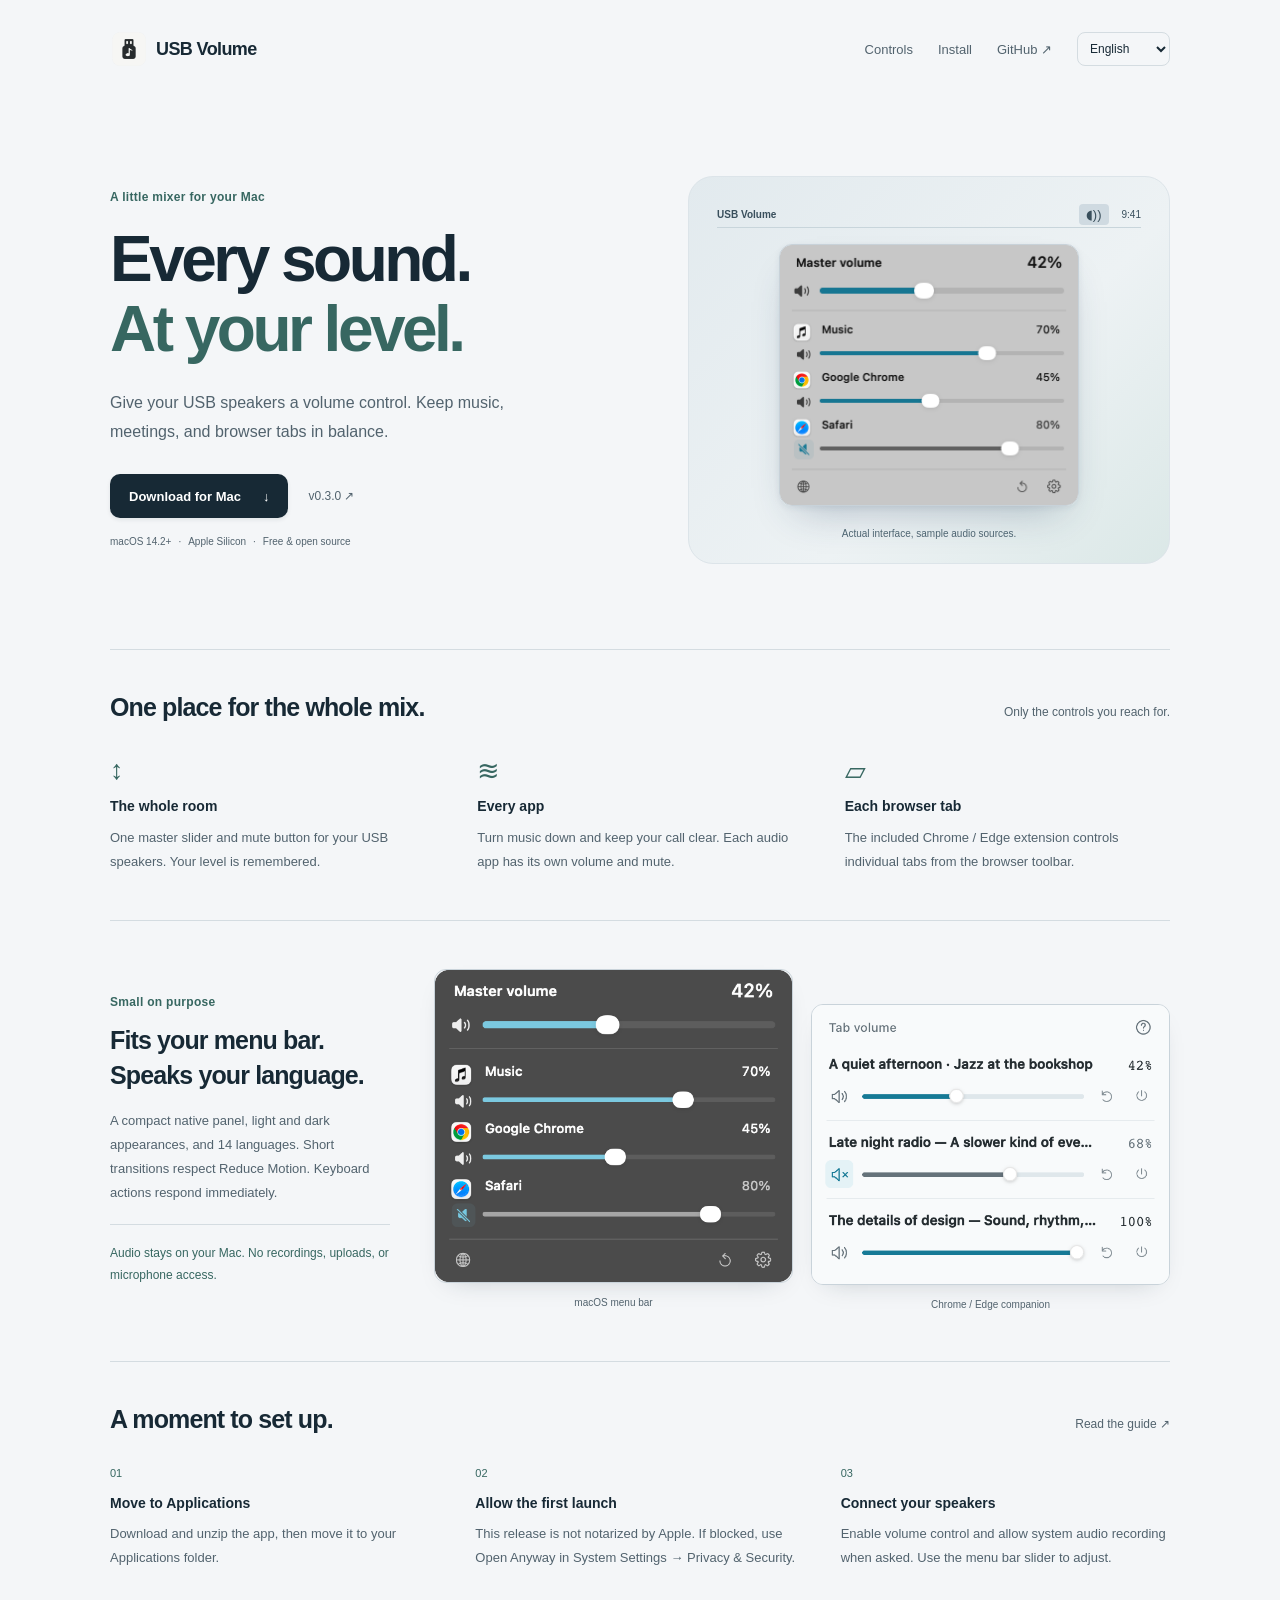
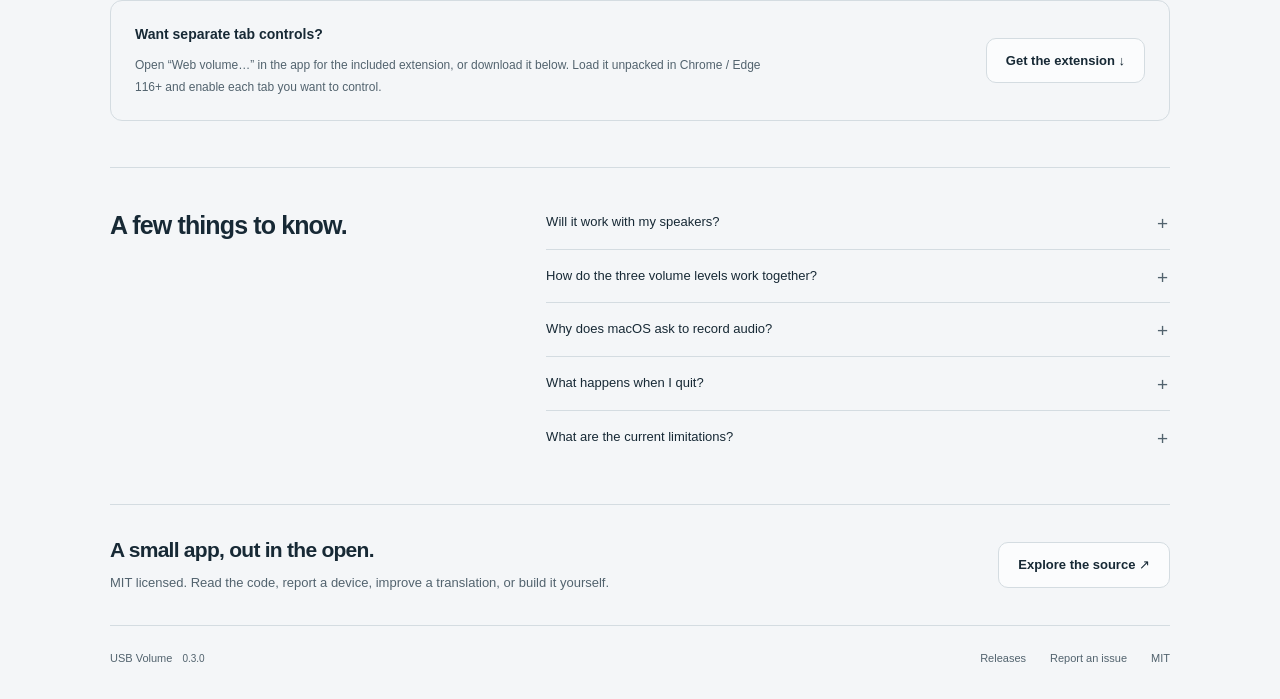
<file: docs/index.html>
<!doctype html>
<html lang="en">
<head>
<meta charset="utf-8"><meta name="viewport" content="width=device-width, initial-scale=1">
<meta name="theme-color" content="#f4f6f8"><meta name="color-scheme" content="light">
<meta name="description" content="Free, open-source volume control for USB speakers on Mac. Adjust the master volume, individual apps, and browser tabs.">
<meta property="og:type" content="website"><meta property="og:locale" content="en_US">
<meta property="og:title" content="USB Volume — Every sound. At your level.">
<meta property="og:description" content="Free, open-source volume control for USB speakers on Mac. Adjust the master volume, individual apps, and browser tabs.">
<meta property="og:url" content="https://imboni.github.io/usb-volume/"><meta property="og:image" content="https://imboni.github.io/usb-volume/assets/mixer-light-en.png"><meta property="og:image:alt" content="USB Volume native app mixer"><meta name="twitter:card" content="summary">
<link rel="canonical" href="https://imboni.github.io/usb-volume/"><link rel="icon" type="image/svg+xml" href="./assets/favicon.svg"><link rel="apple-touch-icon" href="./assets/app-icon.png">
<link rel="stylesheet" href="./styles.css"><script src="./app.js" defer></script><title>USB Volume — Every sound. At your level.</title>
</head>
<body>
<a class="skip-link" href="#main" data-i18n="skip">Skip to content</a>
<header class="site-header wrap">
<a class="brand" href="./"><img src="./assets/app-icon.png" width="38" height="38" alt=""><span>USB Volume</span></a>
<nav data-i18n-aria="nav" aria-label="Main navigation"><a class="nav-section" href="#controls" data-i18n="controls">Controls</a><a class="nav-section" href="#install" data-i18n="install">Install</a><a class="source-link" href="https://github.com/imboni/usb-volume">GitHub ↗</a>
<label><span class="sr-only" data-i18n="language">Language</span><select id="language" aria-label="Language" data-i18n-aria="language">
<option value="en" lang="en">English</option><option value="zh-Hans" lang="zh-Hans">简体中文</option><option value="zh-Hant" lang="zh-Hant">繁體中文</option><option value="ja" lang="ja">日本語</option><option value="ko" lang="ko">한국어</option><option value="fr" lang="fr">Français</option><option value="de" lang="de">Deutsch</option><option value="es" lang="es">Español</option><option value="it" lang="it">Italiano</option><option value="pt-BR" lang="pt-BR">Português</option><option value="ru" lang="ru">Русский</option><option value="ar" lang="ar">العربية</option><option value="hi" lang="hi">हिन्दी</option><option value="id" lang="id">Indonesia</option>
</select></label></nav></header>
<main id="main" tabindex="-1">
<section class="hero wrap" aria-labelledby="hero-title">
<div class="hero-copy"><p class="eyebrow" data-i18n="eyebrow">A little mixer for your Mac</p>
<h1 id="hero-title"><span data-i18n="headline1">Every sound.</span><span data-i18n="headline2">At your level.</span></h1>
<p class="intro" data-i18n="intro">Give your USB speakers a volume control. Keep music, meetings, and browser tabs in balance.</p>
<div class="hero-actions"><a class="button primary download" href="https://github.com/imboni/usb-volume/releases/download/v0.3.0/USBVolume-0.3.0-arm64.zip"><span data-i18n="download">Download for Mac</span><span aria-hidden="true">↓</span></a><a class="release-link" href="https://github.com/imboni/usb-volume/releases/tag/v0.3.0">v0.3.0 ↗</a></div>
<p class="requirements">macOS 14.2+ <span aria-hidden="true">·</span> Apple Silicon <span aria-hidden="true">·</span> <span data-i18n="free">Free & open source</span></p></div>
<figure class="hero-visual"><div class="menu-strip" aria-hidden="true"><span>USB Volume</span><span class="menu-status">◖))</span><span>9:41</span></div><div class="mixer-frame"><img id="hero-screenshot" src="./assets/mixer-light-en.png" width="600" height="524" alt="Master volume and three app controls in the native menu bar panel" data-i18n-alt="mixerAlt" fetchpriority="high"></div><figcaption data-i18n="screenshotNote">Actual interface, sample audio sources.</figcaption></figure>
</section>
<section class="controls wrap" id="controls" aria-labelledby="controls-title"><div class="section-heading"><h2 id="controls-title" data-i18n="controlsTitle">One place for the whole mix.</h2><p data-i18n="controlsIntro">Only the controls you reach for.</p></div>
<div class="control-grid"><article><span class="control-symbol" aria-hidden="true">↕</span><h3 data-i18n="masterTitle">The whole room</h3><p data-i18n="masterBody">One master slider and mute button for your USB speakers. Your level is remembered.</p></article>
<article><span class="control-symbol" aria-hidden="true">≋</span><h3 data-i18n="appsTitle">Every app</h3><p data-i18n="appsBody">Turn music down and keep your call clear. Each audio app has its own volume and mute.</p></article>
<article><span class="control-symbol" aria-hidden="true">▱</span><h3 data-i18n="tabsTitle">Each browser tab</h3><p data-i18n="tabsBody">The included Chrome / Edge extension controls individual tabs from the browser toolbar.</p></article></div></section>
<section class="showcase wrap" aria-labelledby="detail-title"><div class="detail-copy"><p class="eyebrow" data-i18n="detailEyebrow">Small on purpose</p><h2 id="detail-title" data-i18n="detailTitle">Fits your menu bar. Speaks your language.</h2><p data-i18n="detailBody">A compact native panel, light and dark appearances, and 14 languages. Short transitions respect Reduce Motion. Keyboard actions respond immediately.</p><p class="local-note" data-i18n="privacy">Audio stays on your Mac. No recordings, uploads, or microphone access.</p></div>
<div class="screenshot-pair"><figure class="app-shot dark-shot"><img id="dark-screenshot" src="./assets/mixer-dark-en.png" width="600" height="524" loading="lazy" alt="USB Volume in dark appearance" data-i18n-alt="darkAlt"><figcaption data-i18n="nativeCaption">macOS menu bar</figcaption></figure>
<figure class="app-shot browser-shot"><img id="browser-screenshot" src="./assets/browser-light-en.png" width="640" height="500" loading="lazy" alt="Separate tab volume controls in the browser extension" data-i18n-alt="browserAlt"><figcaption data-i18n="browserCaption">Chrome / Edge companion</figcaption></figure></div></section>
<section class="install wrap" id="install" aria-labelledby="install-title"><div class="section-heading"><h2 id="install-title" data-i18n="installTitle">A moment to set up.</h2><a class="text-link" href="https://github.com/imboni/usb-volume#readme" data-i18n="readGuide">Read the guide ↗</a></div>
<ol class="install-steps"><li><h3 data-i18n="step1Title">Move to Applications</h3><p data-i18n="step1Body">Download and unzip the app, then move it to your Applications folder.</p></li><li><h3 data-i18n="step2Title">Allow the first launch</h3><p data-i18n="step2Body">This release is not notarized by Apple. If blocked, use Open Anyway in System Settings → Privacy & Security.</p></li><li><h3 data-i18n="step3Title">Connect your speakers</h3><p data-i18n="step3Body">Enable volume control and allow system audio recording when asked. Use the menu bar slider to adjust.</p></li></ol>
<aside class="extension-note"><div><h3 data-i18n="extensionTitle">Want separate tab controls?</h3><p data-i18n="extensionBody">Open “Web volume…” in the app for the included extension, or download it below. Load it unpacked in Chrome / Edge 116+ and enable each tab you want to control.</p></div><a class="button secondary" href="https://github.com/imboni/usb-volume/releases/download/v0.3.0/USBVolume-BrowserExtension-0.3.0.zip" data-i18n="extensionDownload">Get the extension ↓</a></aside></section>
<section class="faq wrap" aria-labelledby="faq-title"><h2 id="faq-title" data-i18n="faqTitle">A few things to know.</h2><div class="faq-list">
<details><summary data-i18n="q1">Will it work with my speakers?</summary><p data-i18n="a1">Designed for stereo USB output devices with no input channels, on macOS 14.2+ and Apple Silicon. Hardware compatibility varies. Apps must output to the selected speaker to appear as controllable.</p></details>
<details><summary data-i18n="q2">How do the three volume levels work together?</summary><p data-i18n="a2">Master, app, and tab volume combine. An app at 100% follows the master level; reducing it adds attenuation. Tab controls live in the extension, not the Mac panel. Safari has no per-tab support; app grouping depends on the audio processes reported by macOS.</p></details>
<details><summary data-i18n="q3">Why does macOS ask to record audio?</summary><p data-i18n="a3">The permission lets the app read playback audio, adjust its level, and send it to your speakers. Audio is processed in memory and is never saved or uploaded. Media keys separately require Accessibility permission.</p></details>
<details><summary data-i18n="q4">What happens when I quit?</summary><p data-i18n="a4">The speaker returns to its original volume, which may be louder. Pause playback before quitting or stopping control. Disconnecting leaves the app on standby; reconnecting asks whether to enable it.</p></details>
<details><summary data-i18n="q5">What are the current limitations?</summary><p data-i18n="a5">The system volume slider may remain disabled. Creating an app audio route can briefly interrupt playback. Tab settings reset after a browser restart. Protected media and other audio processors may affect compatibility.</p></details></div></section>
<section class="open-source wrap"><div><h2 data-i18n="openTitle">A small app, out in the open.</h2><p data-i18n="openBody">MIT licensed. Read the code, report a device, improve a translation, or build it yourself.</p></div><a class="button secondary" href="https://github.com/imboni/usb-volume" data-i18n="viewSource">Explore the source ↗</a></section>
</main>
<footer class="site-footer wrap"><span>USB Volume <span class="version">0.3.0</span></span><div><a href="https://github.com/imboni/usb-volume/releases" data-i18n="releases">Releases</a><a href="https://github.com/imboni/usb-volume/issues" data-i18n="issues">Report an issue</a><a href="https://github.com/imboni/usb-volume/blob/main/LICENSE">MIT</a></div></footer><p class="sr-only" id="language-status" role="status"></p>
</body></html>
</file>
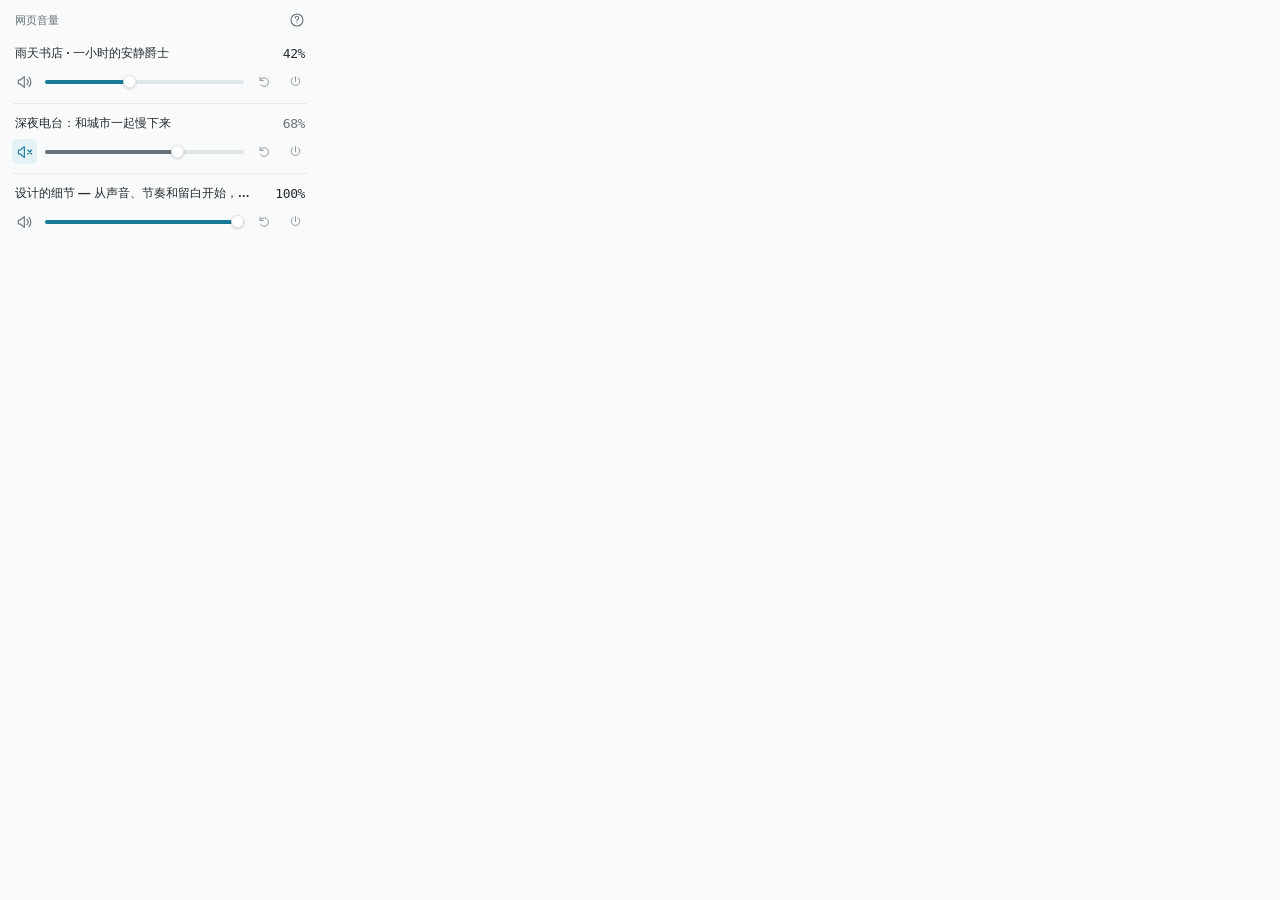
<file: BrowserExtension/tests/preview.html>
<!doctype html><html lang="en"><head><meta charset="utf-8"><title>USB Volume UI fixture</title></head><body><script type="module">
// Loads the real popup, with a local deterministic browser-API fixture. No audio,
// extension installation, permissions, external requests or browser profile changes.
const markup = await (await fetch('../popup.html')).text();
const preview = markup.replace('href="popup.css"', 'href="../popup.css"')
  .replace('<script type="module" src="popup.js"></scr' + 'ipt>', '<script src="preview-api.js"></scr' + 'ipt><script type="module" src="../popup.js"></scr' + 'ipt>');
document.open(); document.write(preview); document.close();
</script></body></html>
</file>
<file: docs/styles.css>
:root {
  --paper:#f4f6f8; --ink:#172935; --muted:#52636e; --accent:#376761; --line:#d4dce1;
  --display:"Avenir Next",Avenir,"PingFang SC","Noto Sans",sans-serif;
  --body:-apple-system,BlinkMacSystemFont,"Segoe UI","PingFang SC",sans-serif;
  --ease-out:cubic-bezier(.23,1,.32,1);
  color:var(--ink); background:var(--paper); font-family:var(--body);
  font-synthesis:none; -webkit-font-smoothing:antialiased;
}
*{box-sizing:border-box}body{margin:0}html{scroll-padding-top:28px}img{display:block;max-width:100%;height:auto}a{color:inherit;text-decoration:none}button,input,select{font:inherit}
a,select,summary{-webkit-tap-highlight-color:transparent}a:focus-visible,select:focus-visible,summary:focus-visible{outline:3px solid var(--accent);outline-offset:5px;border-radius:4px}::selection{background:#d0e6e0}
.wrap{width:min(1060px,calc(100% - 80px));margin-inline:auto}.sr-only{position:absolute;width:1px;height:1px;padding:0;margin:-1px;overflow:hidden;clip-path:inset(50%);white-space:nowrap;border:0}
.skip-link{position:fixed;z-index:10;top:12px;inset-inline-start:12px;padding:12px 18px;background:var(--ink);color:white;border-radius:8px;transform:translateY(-160%)}.skip-link:focus{transform:translateY(0)}
.site-header{min-height:98px;display:flex;justify-content:space-between;align-items:center;gap:24px}.brand{display:flex;align-items:center;gap:8px;font-family:var(--display);font-size:18px;font-weight:600;letter-spacing:-.6px;white-space:nowrap}
.site-header nav{display:flex;gap:25px;align-items:center;color:var(--muted);font-size:13px}.site-header nav a:hover,.text-link:hover{color:var(--accent);text-decoration:underline;text-underline-offset:4px}
#language{max-width:124px;height:34px;padding:0 8px;border:1px solid var(--line);border-radius:8px;color:var(--ink);background:transparent;font-size:12px;cursor:pointer}
.hero{display:grid;grid-template-columns:1.1fr 1fr;align-items:center;gap:48px;padding-block:78px 85px}.eyebrow{margin:0 0 20px;color:var(--accent);font-size:12px;font-weight:600;letter-spacing:.025em}
h1,h2,h3,p{margin-top:0}h1,h2{font-family:var(--display);font-weight:600;text-wrap:balance}h1{margin-bottom:24px;font-size:clamp(44px,5.1vw,64px);line-height:1.1;letter-spacing:-.055em}h1 span{display:block}h1 span+span{color:var(--accent)}
.intro{max-width:420px;color:var(--muted);font-size:16px;line-height:1.8;margin-bottom:28px;text-wrap:pretty}.hero-actions{display:flex;align-items:center;flex-wrap:wrap;gap:20px}
.button{min-height:44px;display:inline-flex;align-items:center;justify-content:center;gap:22px;padding:12px 19px;border-radius:10px;font-size:13px;font-weight:550;line-height:1.5;transition:transform 140ms var(--ease-out),background-color 140ms ease}.button:active{transform:scale(.97)}
.primary{background:var(--ink);color:white;box-shadow:0 2px 4px #17293515}.primary:hover{background:#2b444f}.secondary{background:#ffffffb3;border:1px solid var(--line)}.secondary:hover{background:white}
.release-link{color:var(--muted);font-size:12px;font-variant-numeric:tabular-nums}.requirements{margin:15px 0 0;display:flex;flex-wrap:wrap;gap:7px;color:var(--muted);font-size:10px;line-height:1.7}
.hero-visual{min-width:0;margin:0;padding:24px 28px 22px;border:1px solid #dce4e9;border-radius:25px;background:linear-gradient(135deg,#e2eaee,#edf2f4 60%,#dbe8e7)}
.menu-strip{height:27px;display:flex;justify-content:flex-end;align-items:center;gap:13px;color:#394f5c;font-size:10px;direction:ltr;border-bottom:1px solid #c8d5db;margin-bottom:16px}.menu-strip>:first-child{margin-inline-end:auto;font-weight:600}.menu-status{background:#cfdae1;padding:3px 7px;border-radius:4px;font-size:13px}
.mixer-frame{width:300px;max-width:100%;margin:0 auto;border:1px solid #c8d2d9;border-radius:13px;overflow:hidden;box-shadow:0 20px 40px -18px #233d5c52,0 2px 6px #233d5c12}.mixer-frame img{width:100%}.hero-visual figcaption{margin-top:20px;text-align:center;color:#4d6471;font-size:10px;line-height:1.5}
.controls,.install{border-top:1px solid var(--line);padding-block:40px 46px}.section-heading{display:flex;align-items:baseline;justify-content:space-between;gap:24px;margin-bottom:30px}h2{font-size:25px;line-height:1.4;letter-spacing:-.035em;margin-bottom:16px}.section-heading h2{margin-bottom:0}.section-heading>p,.text-link{color:var(--muted);font-size:12px;margin-bottom:0;line-height:1.8}
.control-grid{display:grid;grid-template-columns:repeat(3,1fr);gap:42px}.control-symbol{display:block;font-size:27px;height:40px;color:var(--accent)}h3{font-size:14px;line-height:1.6;font-weight:600;margin-bottom:8px}
.control-grid p,.detail-copy>p:not(.eyebrow),.install p,.open-source p{font-size:13px;color:var(--muted);line-height:1.85;margin-bottom:0;text-wrap:pretty}
.showcase{border-top:1px solid var(--line);display:grid;grid-template-columns:280px 1fr;gap:44px;padding-block:48px;align-items:center}.detail-copy .eyebrow{margin-bottom:14px}.detail-copy .local-note{margin-top:19px;padding-top:17px;border-top:1px solid var(--line);font-size:12px!important;color:var(--accent)!important}
.screenshot-pair{display:grid;grid-template-columns:1fr 1fr;align-items:start;gap:18px;min-width:0}.app-shot{min-width:0;margin:0}.app-shot img{width:100%;border:1px solid #c9d3da;border-radius:12px;box-shadow:0 10px 26px -16px #17293545}.app-shot figcaption{font-size:10px;color:var(--muted);margin-top:12px;line-height:1.6;text-align:center}.browser-shot{padding-top:35px}
.install-steps{display:grid;grid-template-columns:repeat(3,1fr);gap:36px;margin:0;padding:0;list-style:none;counter-reset:installation}.install-steps li{counter-increment:installation}.install-steps li::before{content:counter(installation,decimal-leading-zero);display:block;margin-bottom:13px;color:var(--accent);font-size:11px;font-variant-numeric:tabular-nums}
.extension-note{display:flex;align-items:center;justify-content:space-between;gap:30px;margin-top:30px;padding:22px 24px;border:1px solid var(--line);border-radius:12px}.extension-note>div{max-width:655px}.extension-note .button{flex-shrink:0;max-width:35%;text-align:center}.extension-note p{font-size:12px}
.faq{display:grid;grid-template-columns:1fr 1.65fr;gap:58px;border-top:1px solid var(--line);padding-block:40px}.faq h2{max-width:260px}.faq-list{margin-top:-12px}details{border-bottom:1px solid var(--line)}details:last-child{border-bottom:0}summary{position:relative;list-style:none;padding:16px 0;padding-inline-end:27px;font-size:13px;line-height:1.6;cursor:pointer}summary::-webkit-details-marker{display:none}summary::after{content:"+";position:absolute;inset-inline-end:2px;top:13px;font-size:19px;color:var(--muted)}details[open] summary::after{content:"−"}details>p{color:var(--muted);font-size:12px;line-height:1.85;padding-inline-end:23px;margin-bottom:18px}
.open-source{display:flex;align-items:center;justify-content:space-between;gap:30px;border-block:1px solid var(--line);padding-block:30px}.open-source h2{font-size:21px;margin-bottom:7px}.open-source .button{flex-shrink:0}
.site-footer{display:flex;justify-content:space-between;align-items:center;gap:25px;padding-block:26px 35px;color:var(--muted);font-size:11px}.site-footer>div{display:flex;flex-wrap:wrap;gap:24px}.site-footer a:hover{text-decoration:underline;text-underline-offset:4px}.version{margin-inline-start:7px;font-size:10px}
html[dir="rtl"] h1,html[dir="rtl"] h2{letter-spacing:0}html[lang^="zh"] h1{line-height:1.3;letter-spacing:-.025em}
@media(max-width:950px){.wrap{width:calc(100% - 48px)}.hero{gap:30px;padding-block:48px 58px}h1{font-size:48px}.hero-visual{padding-inline:18px}.showcase{grid-template-columns:1fr;gap:28px}.detail-copy{max-width:580px}.screenshot-pair{max-width:670px;width:100%;margin-inline:auto;gap:30px}.browser-shot{padding-top:25px}}
@media(max-width:650px){.wrap{width:calc(100% - 40px)}.site-header{min-height:78px;gap:12px}.brand{font-size:16px;gap:5px}.brand img{width:32px;height:32px}.site-header nav{gap:14px;font-size:12px}.nav-section{display:none}#language{max-width:101px;font-size:11px}.hero{grid-template-columns:1fr;gap:32px;padding-block:32px 38px}h1{font-size:clamp(40px,10vw,57px)}.intro{font-size:15px;max-width:420px}.hero-visual{width:100%;max-width:420px;justify-self:center;padding:18px 20px;border-radius:20px}.mixer-frame{width:300px}.section-heading{display:block;margin-bottom:25px}.section-heading>p,.section-heading .text-link{margin-top:8px;display:block}h2{font-size:23px}.control-grid{grid-template-columns:1fr;gap:24px}.control-grid article{display:grid;grid-template-columns:28px 1fr;column-gap:16px}.control-symbol{grid-row:span 2;height:auto;line-height:1}.control-grid h3{margin-bottom:4px}.controls,.install{padding-block:30px}.showcase{padding-block:32px}.screenshot-pair{gap:22px;max-width:330px;grid-template-columns:1fr}.browser-shot{padding-top:0}.install-steps{grid-template-columns:1fr;gap:23px}.install-steps li{position:relative;padding-inline-start:32px}.install-steps li::before{position:absolute;inset-inline-start:0;top:5px}.extension-note{flex-direction:column;align-items:flex-start;gap:16px;padding:19px}.extension-note .button{max-width:100%}.faq{display:block;padding-block:30px}.faq h2{max-width:none;margin-bottom:20px}.faq-list{margin-top:0}.open-source{flex-direction:column;align-items:flex-start;gap:19px}.site-footer{align-items:flex-start;gap:16px}.site-footer>span{flex-shrink:0}.site-footer>div{gap:13px;justify-content:flex-end}.version{display:block;margin:5px 0 0}}
@media(max-width:359px){.wrap{width:calc(100% - 28px)}.source-link{display:none}}
@media(prefers-reduced-motion:reduce){*,*::before,*::after{animation:none!important;transition:none!important;scroll-behavior:auto!important}}
html[data-input="keyboard"] .button{transition:none}html[data-input="keyboard"] .button:active{transform:none}
</file>
